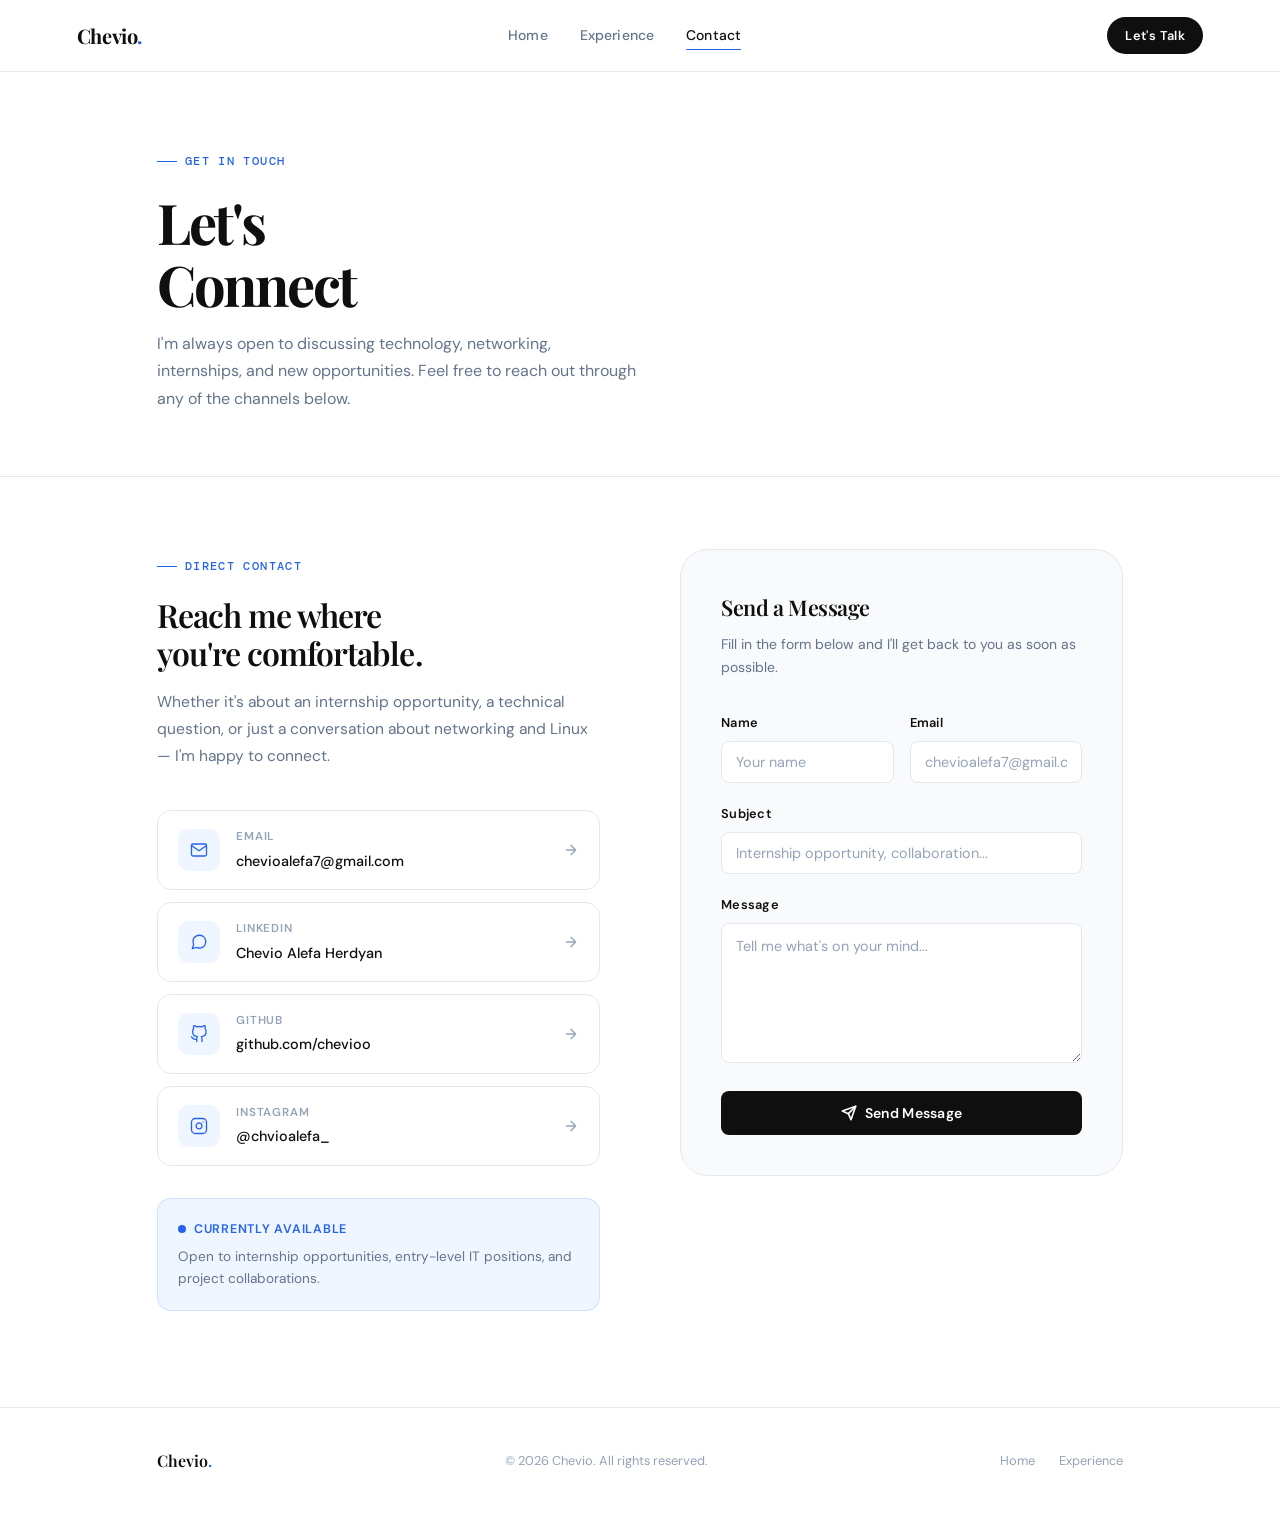
<file: contact.html>
<!DOCTYPE html>
<html lang="en">
<head>
  <meta charset="UTF-8" />
  <meta name="viewport" content="width=device-width, initial-scale=1.0" />
  <title>Contact — Chevio</title>
  <meta name="description" content="Get in touch with Chevio — networking student open for internships and opportunities." />
  <link rel="stylesheet" href="css/style.css" />
  <meta property="og:title" content="Contact — Chevio" />
  <meta property="og:description" content="Get in touch with Chevio — networking student open for internships and opportunities." />
  <meta property="og:type" content="website" />
  <link rel="icon" href="data:image/svg+xml,<svg xmlns='http://www.w3.org/2000/svg' viewBox='0 0 100 100'><text y='.9em' font-size='90'>⚡</text></svg>" />
</head>
<body>

  <!-- ===== NAVBAR ===== -->
  <nav class="navbar">
    <a href="index.html" class="nav-logo">Chevio<span>.</span></a>
    <div class="nav-links">
      <a href="index.html">Home</a>
      <a href="experience.html">Experience</a>
      <a href="contact.html">Contact</a>
    </div>
    <div class="nav-cta">
      <a href="contact.html" class="btn-nav">Let's Talk</a>
    </div>
    <button class="nav-toggle" aria-label="Toggle menu">
      <span></span><span></span><span></span>
    </button>
  </nav>

  <!-- Mobile Menu -->
  <div class="nav-mobile">
    <a href="index.html">Home</a>
    <a href="experience.html">Experience</a>
    <a href="contact.html">Contact</a>
    <a href="contact.html" style="color: var(--accent);">Let's Talk →</a>
  </div>

  <div class="page-wrap">

    <!-- ===== PAGE HEADER ===== -->
    <div class="page-header">
      <div class="container">
        <div class="page-header-label">Get In Touch</div>
        <h1 class="page-title reveal">Let's<br />Connect</h1>
        <p class="page-subtitle reveal reveal-delay-1">
          I'm always open to discussing technology, networking, internships, and new opportunities.
          Feel free to reach out through any of the channels below.
        </p>
      </div>
    </div>

    <!-- ===== CONTACT ===== -->
    <section class="contact-section">
      <div class="container">
        <div class="contact-grid">

          <!-- LEFT: Info + Cards -->
          <div class="contact-info">
            <div class="section-label reveal">Direct Contact</div>
            <h2 class="reveal" style="font-family: var(--font-display); font-size: clamp(1.5rem,3vw,2rem); font-weight:600; letter-spacing:-0.03em; line-height:1.2; margin-bottom:1rem;">
              Reach me where<br />you're comfortable.
            </h2>
            <p class="reveal reveal-delay-1">
              Whether it's about an internship opportunity, a technical question,
              or just a conversation about networking and Linux — I'm happy to connect.
            </p>

            <div class="contact-cards">

              <a href="mailto:chevioalefa7@gmail.com" class="contact-card reveal reveal-delay-1">
                <div class="contact-card-icon">
                  <svg viewBox="0 0 24 24" fill="none" stroke="currentColor" stroke-width="1.75" stroke-linecap="round" stroke-linejoin="round">
                    <path d="M4 4h16c1.1 0 2 .9 2 2v12c0 1.1-.9 2-2 2H4c-1.1 0-2-.9-2-2V6c0-1.1.9-2 2-2z"/>
                    <polyline points="22,6 12,13 2,6"/>
                  </svg>
                </div>
                <div class="contact-card-content">
                  <div class="contact-card-label">Email</div>
                  <div class="contact-card-value">chevioalefa7@gmail.com</div>
                </div>
                <svg class="contact-card-arrow" width="16" height="16" viewBox="0 0 24 24" fill="none" stroke="currentColor" stroke-width="2" stroke-linecap="round" stroke-linejoin="round">
                  <path d="M5 12h14M12 5l7 7-7 7"/>
                </svg>
              </a>

              <a href="https://www.linkedin.com/in/chevioa" target="_blank" rel="noopener" class="contact-card reveal reveal-delay-2">
                <div class="contact-card-icon">
                  <svg viewBox="0 0 24 24" fill="none" stroke="currentColor" stroke-width="1.75" stroke-linecap="round" stroke-linejoin="round">
                    <path d="M21 11.5a8.38 8.38 0 0 1-.9 3.8 8.5 8.5 0 0 1-7.6 4.7 8.38 8.38 0 0 1-3.8-.9L3 21l1.9-5.7a8.38 8.38 0 0 1-.9-3.8 8.5 8.5 0 0 1 4.7-7.6 8.38 8.38 0 0 1 3.8-.9h.5a8.48 8.48 0 0 1 8 8v.5z"/>
                  </svg>
                </div>
                <div class="contact-card-content">
                  <div class="contact-card-label">linkedin</div>
                  <div class="contact-card-value">Chevio Alefa Herdyan</div>
                </div>
                <svg class="contact-card-arrow" width="16" height="16" viewBox="0 0 24 24" fill="none" stroke="currentColor" stroke-width="2" stroke-linecap="round" stroke-linejoin="round">
                  <path d="M5 12h14M12 5l7 7-7 7"/>
                </svg>
              </a>

              <a href="https://github.com/chevioo" target="_blank" rel="noopener" class="contact-card reveal reveal-delay-2">
                <div class="contact-card-icon">
                  <svg viewBox="0 0 24 24" fill="none" stroke="currentColor" stroke-width="1.75" stroke-linecap="round" stroke-linejoin="round">
                    <path d="M9 19c-5 1.5-5-2.5-7-3m14 6v-3.87a3.37 3.37 0 0 0-.94-2.61c3.14-.35 6.44-1.54 6.44-7A5.44 5.44 0 0 0 20 4.77 5.07 5.07 0 0 0 19.91 1S18.73.65 16 2.48a13.38 13.38 0 0 0-7 0C6.27.65 5.09 1 5.09 1A5.07 5.07 0 0 0 5 4.77a5.44 5.44 0 0 0-1.5 3.78c0 5.42 3.3 6.61 6.44 7A3.37 3.37 0 0 0 9 18.13V22"/>
                  </svg>
                </div>
                <div class="contact-card-content">
                  <div class="contact-card-label">GitHub</div>
                  <div class="contact-card-value">github.com/chevioo</div>
                </div>
                <svg class="contact-card-arrow" width="16" height="16" viewBox="0 0 24 24" fill="none" stroke="currentColor" stroke-width="2" stroke-linecap="round" stroke-linejoin="round">
                  <path d="M5 12h14M12 5l7 7-7 7"/>
                </svg>
              </a>

              <a href="https://instagram.com/chvioalefa_" target="_blank" rel="noopener" class="contact-card reveal reveal-delay-3">
                <div class="contact-card-icon">
                  <svg viewBox="0 0 24 24" fill="none" stroke="currentColor" stroke-width="1.75" stroke-linecap="round" stroke-linejoin="round">
                    <rect x="2" y="2" width="20" height="20" rx="5" ry="5"/>
                    <path d="M16 11.37A4 4 0 1 1 12.63 8 4 4 0 0 1 16 11.37z"/>
                    <line x1="17.5" y1="6.5" x2="17.51" y2="6.5"/>
                  </svg>
                </div>
                <div class="contact-card-content">
                  <div class="contact-card-label">Instagram</div>
                  <div class="contact-card-value">@chvioalefa_</div>
                </div>
                <svg class="contact-card-arrow" width="16" height="16" viewBox="0 0 24 24" fill="none" stroke="currentColor" stroke-width="2" stroke-linecap="round" stroke-linejoin="round">
                  <path d="M5 12h14M12 5l7 7-7 7"/>
                </svg>
              </a>

            </div><!-- .contact-cards -->

            <!-- Availability note -->
            <div style="margin-top: 2rem; padding: 1.25rem; background: var(--accent-light); border: 1px solid rgba(37,99,235,0.15); border-radius: var(--radius-md);" class="reveal">
              <div style="display:flex; align-items:center; gap:8px; margin-bottom:0.4rem;">
                <span style="width:8px;height:8px;border-radius:50%;background:var(--accent);animation:pulse 2s infinite;flex-shrink:0;"></span>
                <span style="font-size:0.78rem;font-weight:600;color:var(--accent);letter-spacing:0.06em;text-transform:uppercase;">Currently Available</span>
              </div>
              <p style="font-size:0.85rem;color:var(--text-secondary);line-height:1.6;margin:0;">
                Open to internship opportunities, entry-level IT positions, and project collaborations.
              </p>
            </div>

          </div><!-- .contact-info -->

          <!-- RIGHT: Form -->
          <div class="contact-form-wrap reveal reveal-delay-2">
            <h3>Send a Message</h3>
            <p>Fill in the form below and I'll get back to you as soon as possible.</p>

            <form class="contact-form">
              <div class="form-row">
                <div class="form-group">
                  <label class="form-label">Name</label>
                  <input type="text" class="form-input" placeholder="Your name" required />
                </div>
                <div class="form-group">
                  <label class="form-label">Email</label>
                  <input type="email" class="form-input" placeholder="chevioalefa7@gmail.com" required />
                </div>
              </div>

              <div class="form-group">
                <label class="form-label">Subject</label>
                <input type="text" class="form-input" placeholder="Internship opportunity, collaboration..." />
              </div>

              <div class="form-group">
                <label class="form-label">Message</label>
                <textarea class="form-textarea" placeholder="Tell me what's on your mind..." required></textarea>
              </div>

              <button type="submit" class="btn-submit">
                <svg width="16" height="16" viewBox="0 0 24 24" fill="none" stroke="currentColor" stroke-width="2.5" stroke-linecap="round" stroke-linejoin="round">
                  <line x1="22" y1="2" x2="11" y2="13"/><polygon points="22 2 15 22 11 13 2 9 22 2"/>
                </svg>
                <span class="btn-text">Send Message</span>
              </button>
            </form>

            <div class="form-success">
              <div class="form-success-icon">
                <svg viewBox="0 0 24 24" fill="none" stroke="currentColor" stroke-width="2.5" stroke-linecap="round" stroke-linejoin="round">
                  <polyline points="20 6 9 17 4 12"/>
                </svg>
              </div>
              <p style="font-weight:600; color:var(--text-primary); margin-bottom:0.5rem;">Message sent!</p>
              <p style="font-size:0.85rem;">Thanks for reaching out. I'll get back to you soon.</p>
            </div>

          </div><!-- .contact-form-wrap -->

        </div><!-- .contact-grid -->
      </div>
    </section>

    <!-- ===== FOOTER ===== -->
    <footer class="footer">
      <div class="container">
        <div class="footer-inner">
          <div class="footer-name">Chevio<span style="color:var(--accent)">.</span></div>
          <div class="footer-copy">© 2026 Chevio. All rights reserved.</div>
          <div class="footer-links">
            <a href="index.html">Home</a>
            <a href="experience.html">Experience</a>
          </div>
        </div>
      </div>
    </footer>

  </div><!-- .page-wrap -->

  <script src="js/script.js"></script>
</body>
</html>
</file>
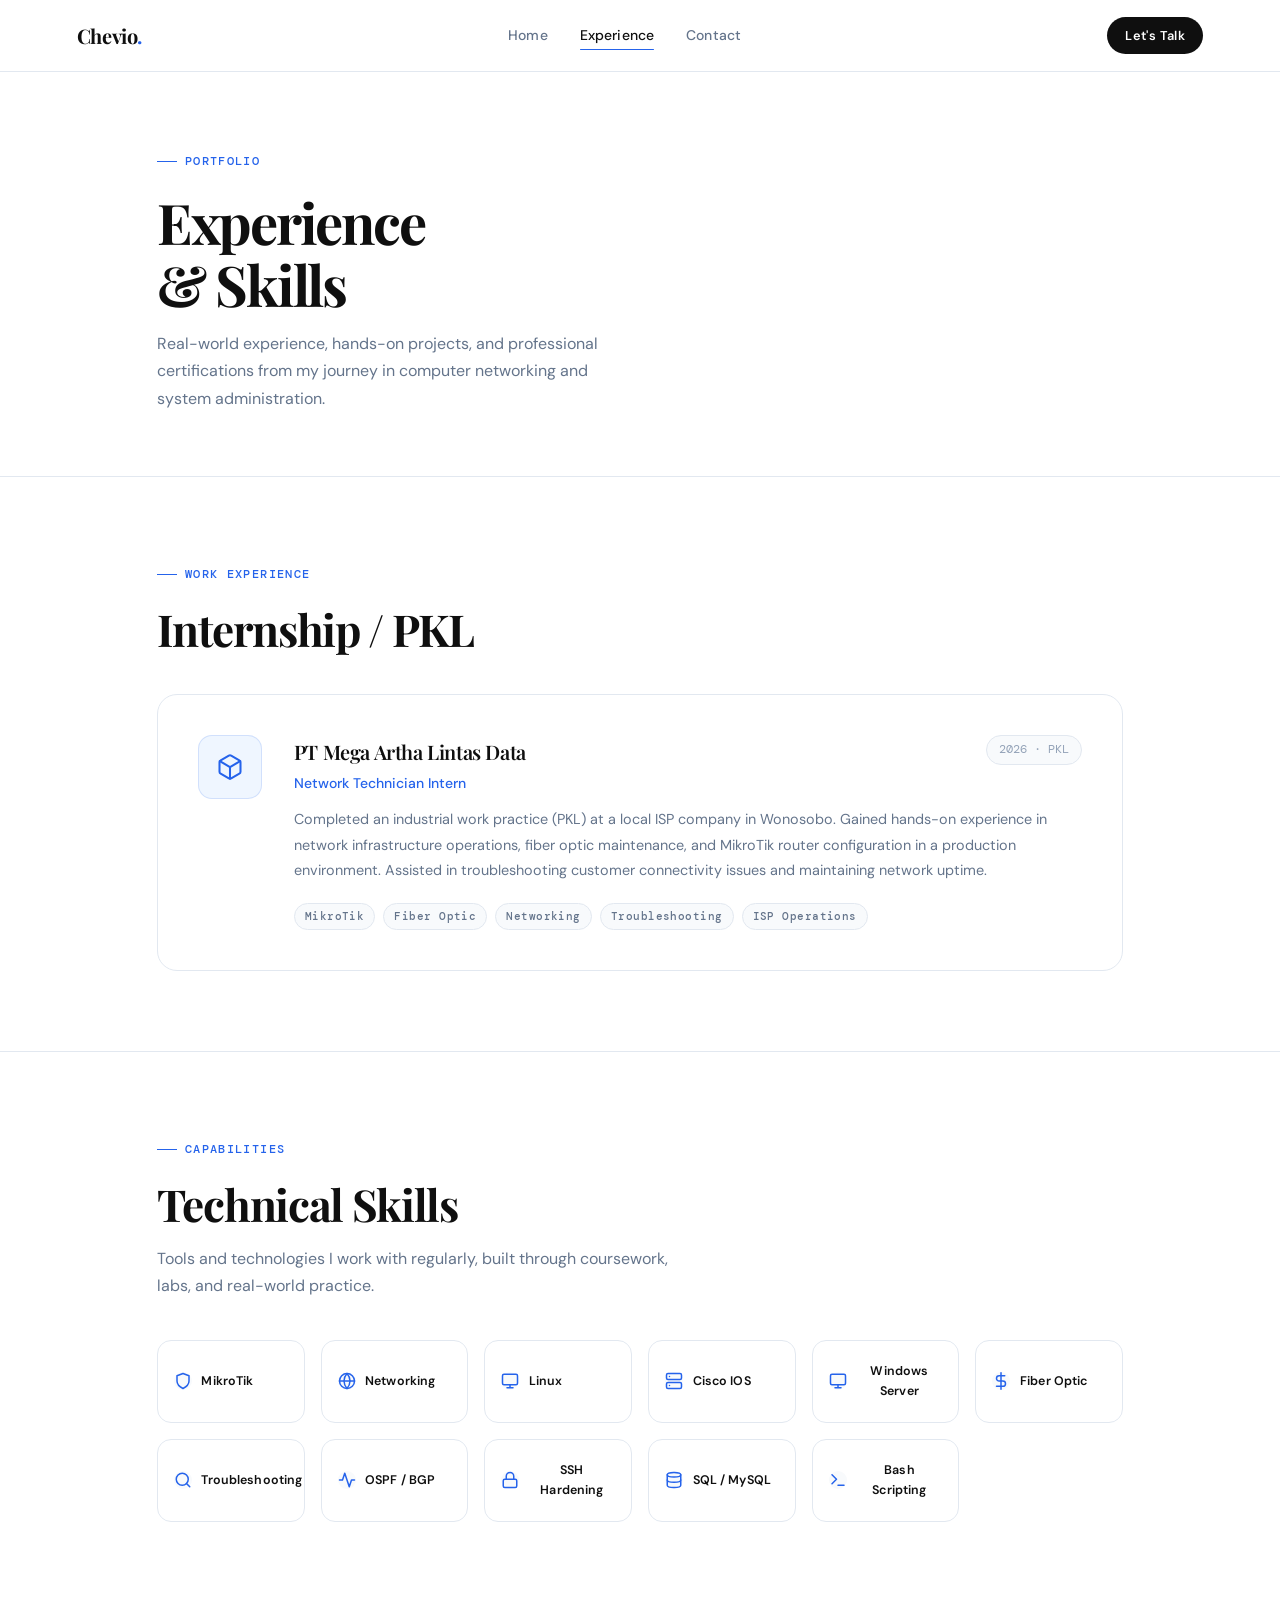
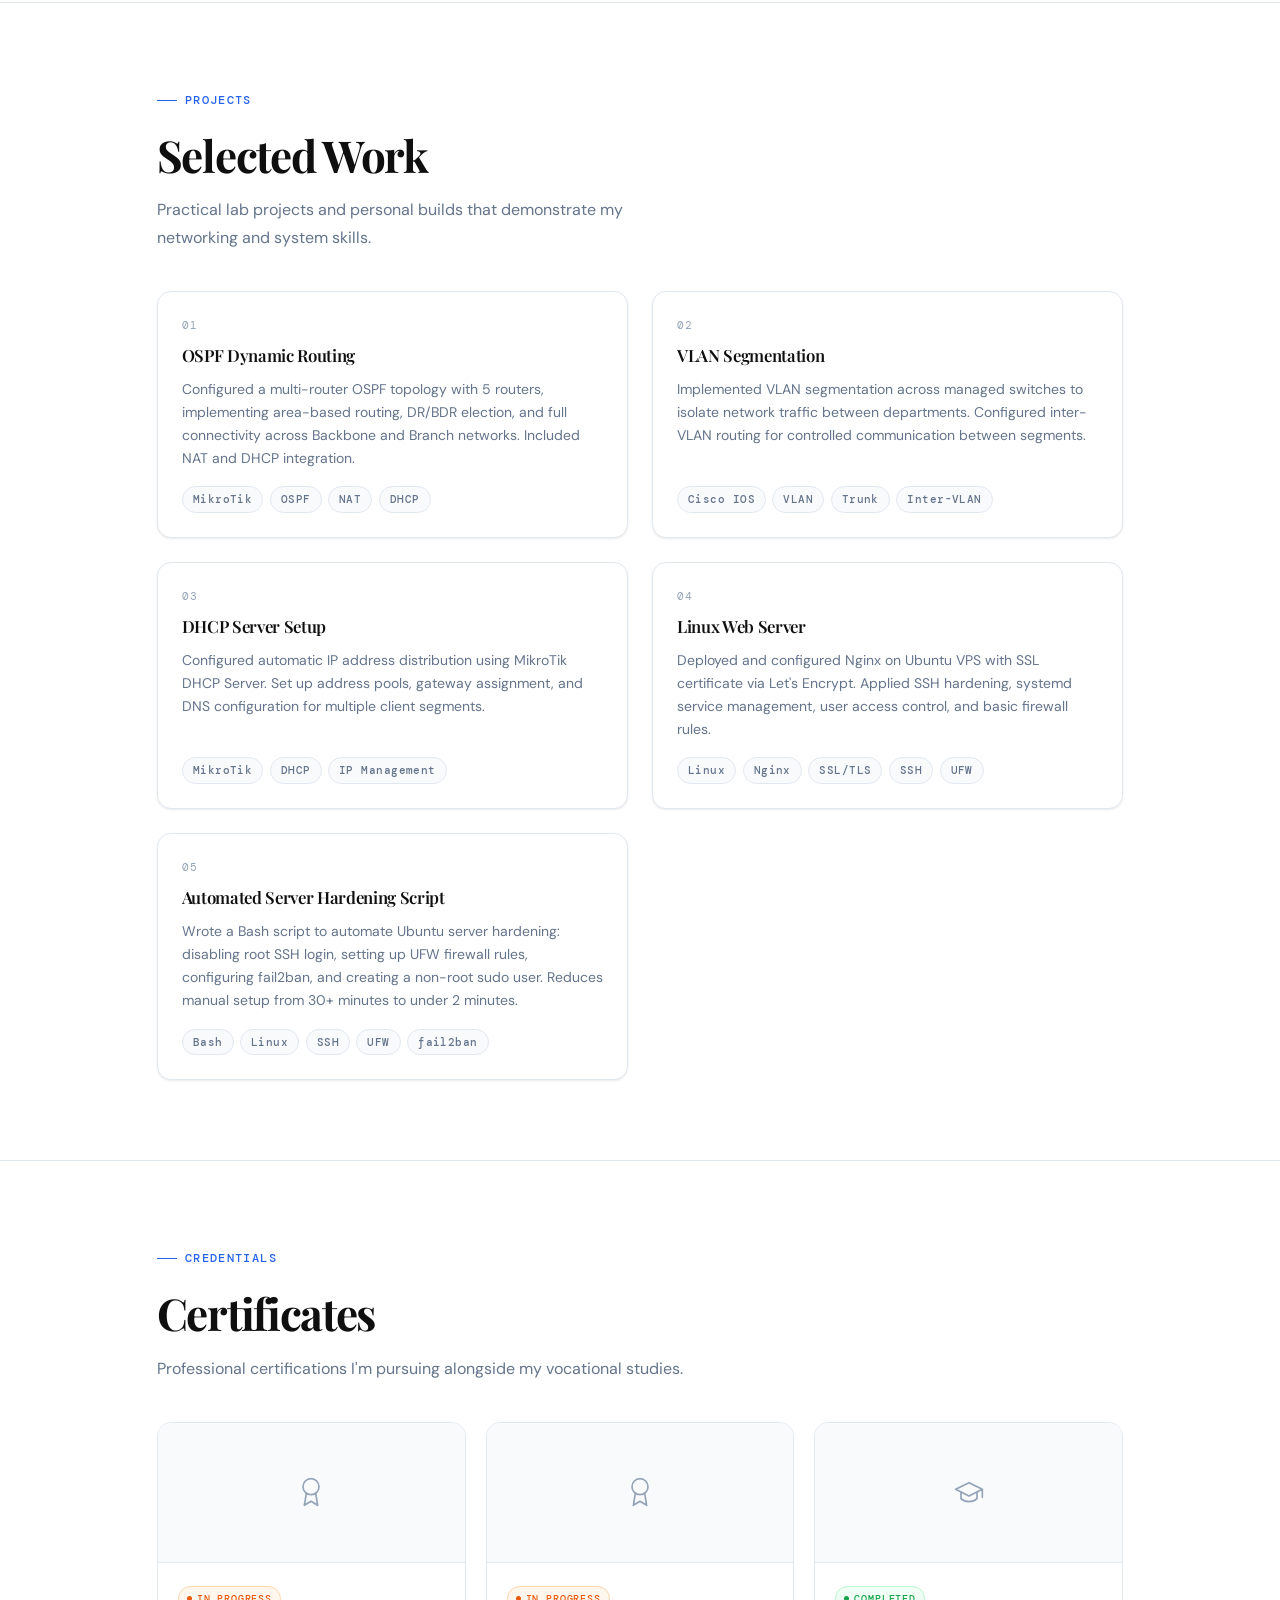
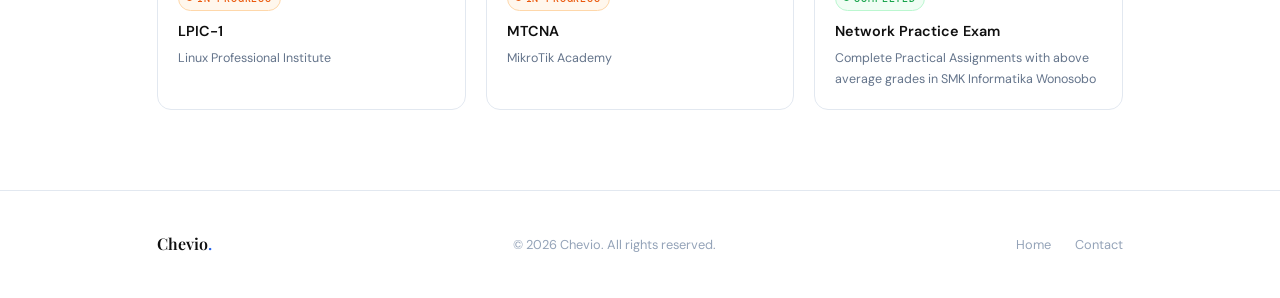
<file: experience.html>
<!DOCTYPE html>
<html lang="en">
<head>
  <meta charset="UTF-8" />
  <meta name="viewport" content="width=device-width, initial-scale=1.0" />
  <title>Experience — Chevio</title>
  <meta name="description" content="Chevio's skills, projects, and certificates in computer networking and Linux." />
  <link rel="stylesheet" href="css/style.css" />
  <meta property="og:title" content="Experience — Chevio" />
  <meta property="og:description" content="Chevio's skills, projects, and certificates in computer networking and Linux." />
  <meta property="og:type" content="website" />
  <link rel="icon" href="data:image/svg+xml,<svg xmlns='http://www.w3.org/2000/svg' viewBox='0 0 100 100'><text y='.9em' font-size='90'>⚡</text></svg>" />
  <style>
    /* ── Skill grid: icon-only, no emoji ── */
    .skill-badge { flex-direction: row; align-items: center; gap: 0.6rem; justify-content: flex-start; }
    .skill-icon { width: 18px; height: 18px; flex-shrink: 0; color: var(--accent); }
    .skill-icon svg { width: 100%; height: 100%; display: block; }

    /* ── Project cards: no image block ── */
    .project-card { display: flex; flex-direction: column; }
    .project-image { display: none; }
    .project-body { padding: 1.5rem; flex: 1; border-top: none; }
    .project-card { border: 1px solid var(--border); border-radius: var(--radius-md); background: var(--bg); box-shadow: var(--shadow-sm); transition: box-shadow var(--transition), transform var(--transition); overflow: hidden; }
    .project-card:hover { box-shadow: var(--shadow-md); transform: translateY(-3px); }
    .project-title { font-family: var(--font-display); font-size: 1.05rem; font-weight: 600; letter-spacing: -0.02em; color: var(--text-primary); margin-bottom: 0.5rem; }
    .project-desc { font-size: 0.875rem; color: var(--text-secondary); line-height: 1.65; margin-bottom: 1rem; }
    .project-tech { display: flex; flex-wrap: wrap; gap: 0.4rem; }
    .project-number { display: block; font-family: var(--font-mono); font-size: 0.7rem; color: var(--text-tertiary); letter-spacing: 0.08em; margin-bottom: 0.5rem; }
  </style>
</head>
<body>

  <!-- ===== NAVBAR ===== -->
  <nav class="navbar">
    <a href="index.html" class="nav-logo">Chevio<span>.</span></a>
    <div class="nav-links">
      <a href="index.html">Home</a>
      <a href="experience.html">Experience</a>
      <a href="contact.html">Contact</a>
    </div>
    <div class="nav-cta">
      <a href="contact.html" class="btn-nav">Let's Talk</a>
    </div>
    <button class="nav-toggle" aria-label="Toggle menu">
      <span></span><span></span><span></span>
    </button>
  </nav>

  <!-- Mobile Menu -->
  <div class="nav-mobile">
    <a href="index.html">Home</a>
    <a href="experience.html">Experience</a>
    <a href="contact.html">Contact</a>
    <a href="contact.html" style="color: var(--accent);">Let's Talk →</a>
  </div>

  <div class="page-wrap">

    <!-- ===== PAGE HEADER ===== -->
    <div class="page-header">
      <div class="container">
        <div class="page-header-label">Portfolio</div>
        <h1 class="page-title reveal">Experience<br />&amp; Skills</h1>
        <p class="page-subtitle reveal reveal-delay-1">
          Real-world experience, hands-on projects, and professional certifications
          from my journey in computer networking and system administration.
        </p>
      </div>
    </div>

    <!-- ===== INTERNSHIP ===== -->
    <section class="internship-section">
      <div class="container">
        <div class="section-label reveal">Work Experience</div>
        <h2 class="section-title reveal">Internship / PKL</h2>

        <div style="margin-top: 2.5rem;">
          <div class="internship-card reveal">
            <div class="internship-logo">
              <svg viewBox="0 0 24 24" fill="none" stroke="currentColor" stroke-width="1.75" stroke-linecap="round" stroke-linejoin="round">
                <path d="M21 16V8a2 2 0 0 0-1-1.73l-7-4a2 2 0 0 0-2 0l-7 4A2 2 0 0 0 3 8v8a2 2 0 0 0 1 1.73l7 4a2 2 0 0 0 2 0l7-4A2 2 0 0 0 21 16z"/>
                <polyline points="3.27 6.96 12 12.01 20.73 6.96"/>
                <line x1="12" y1="22.08" x2="12" y2="12"/>
              </svg>
            </div>

            <div class="internship-info">
              <div class="internship-meta">
                <div>
                  <div class="internship-company">PT Mega Artha Lintas Data</div>
                  <div class="internship-role">Network Technician Intern</div>
                </div>
                <span class="internship-period">2026 · PKL</span>
              </div>

              <p class="internship-desc">
                Completed an industrial work practice (PKL) at a local ISP company in Wonosobo.
                Gained hands-on experience in network infrastructure operations, fiber optic maintenance,
                and MikroTik router configuration in a production environment. Assisted in troubleshooting
                customer connectivity issues and maintaining network uptime.
              </p>

              <div class="internship-tags">
                <span class="tag">MikroTik</span>
                <span class="tag">Fiber Optic</span>
                <span class="tag">Networking</span>
                <span class="tag">Troubleshooting</span>
                <span class="tag">ISP Operations</span>
              </div>
            </div>
          </div>
        </div>
      </div>
    </section>

    <!-- ===== SKILLS ===== -->
    <section class="skills-section">
      <div class="container">
        <div class="section-label reveal">Capabilities</div>
        <h2 class="section-title reveal">Technical Skills</h2>
        <p class="section-subtitle reveal reveal-delay-1">
          Tools and technologies I work with regularly, built through coursework, labs, and real-world practice.
        </p>

        <div class="skills-grid">

          <div class="skill-badge reveal">
            <div class="skill-icon">
              <svg viewBox="0 0 24 24" fill="none" stroke="currentColor" stroke-width="2" stroke-linecap="round" stroke-linejoin="round"><path d="M12 22s8-4 8-10V5l-8-3-8 3v7c0 6 8 10 8 10z"/></svg>
            </div>
            <span class="skill-name">MikroTik</span>
          </div>

          <div class="skill-badge reveal reveal-delay-1">
            <div class="skill-icon">
              <svg viewBox="0 0 24 24" fill="none" stroke="currentColor" stroke-width="2" stroke-linecap="round" stroke-linejoin="round"><circle cx="12" cy="12" r="10"/><line x1="2" y1="12" x2="22" y2="12"/><path d="M12 2a15.3 15.3 0 0 1 4 10 15.3 15.3 0 0 1-4 10 15.3 15.3 0 0 1-4-10 15.3 15.3 0 0 1 4-10z"/></svg>
            </div>
            <span class="skill-name">Networking</span>
          </div>

          <div class="skill-badge reveal reveal-delay-1">
            <div class="skill-icon">
              <svg viewBox="0 0 24 24" fill="none" stroke="currentColor" stroke-width="2" stroke-linecap="round" stroke-linejoin="round"><rect x="2" y="3" width="20" height="14" rx="2"/><path d="M8 21h8M12 17v4"/></svg>
            </div>
            <span class="skill-name">Linux</span>
          </div>

          <div class="skill-badge reveal reveal-delay-2">
            <div class="skill-icon">
              <svg viewBox="0 0 24 24" fill="none" stroke="currentColor" stroke-width="2" stroke-linecap="round" stroke-linejoin="round"><rect x="2" y="2" width="20" height="8" rx="2"/><rect x="2" y="14" width="20" height="8" rx="2"/><line x1="6" y1="6" x2="6.01" y2="6"/><line x1="6" y1="18" x2="6.01" y2="18"/></svg>
            </div>
            <span class="skill-name">Cisco IOS</span>
          </div>

          <div class="skill-badge reveal reveal-delay-2">
            <div class="skill-icon">
              <svg viewBox="0 0 24 24" fill="none" stroke="currentColor" stroke-width="2" stroke-linecap="round" stroke-linejoin="round"><rect x="2" y="3" width="20" height="14" rx="2"/><path d="M8 21h8M12 17v4"/></svg>
            </div>
            <span class="skill-name">Windows Server</span>
          </div>

          <div class="skill-badge reveal reveal-delay-3">
            <div class="skill-icon">
              <svg viewBox="0 0 24 24" fill="none" stroke="currentColor" stroke-width="2" stroke-linecap="round" stroke-linejoin="round"><line x1="12" y1="1" x2="12" y2="23"/><path d="M17 5H9.5a3.5 3.5 0 0 0 0 7h5a3.5 3.5 0 0 1 0 7H6"/></svg>
            </div>
            <span class="skill-name">Fiber Optic</span>
          </div>

          <div class="skill-badge reveal reveal-delay-3">
            <div class="skill-icon">
              <svg viewBox="0 0 24 24" fill="none" stroke="currentColor" stroke-width="2" stroke-linecap="round" stroke-linejoin="round"><circle cx="11" cy="11" r="8"/><line x1="21" y1="21" x2="16.65" y2="16.65"/></svg>
            </div>
            <span class="skill-name">Troubleshooting</span>
          </div>

          <div class="skill-badge reveal reveal-delay-3">
            <div class="skill-icon">
              <svg viewBox="0 0 24 24" fill="none" stroke="currentColor" stroke-width="2" stroke-linecap="round" stroke-linejoin="round"><path d="M22 12h-4l-3 9L9 3l-3 9H2"/></svg>
            </div>
            <span class="skill-name">OSPF / BGP</span>
          </div>

          <div class="skill-badge reveal reveal-delay-3">
            <div class="skill-icon">
              <svg viewBox="0 0 24 24" fill="none" stroke="currentColor" stroke-width="2" stroke-linecap="round" stroke-linejoin="round"><rect x="3" y="11" width="18" height="11" rx="2" ry="2"/><path d="M7 11V7a5 5 0 0 1 10 0v4"/></svg>
            </div>
            <span class="skill-name">SSH Hardening</span>
          </div>

          <div class="skill-badge reveal reveal-delay-3">
            <div class="skill-icon">
              <svg viewBox="0 0 24 24" fill="none" stroke="currentColor" stroke-width="2" stroke-linecap="round" stroke-linejoin="round"><ellipse cx="12" cy="5" rx="9" ry="3"/><path d="M21 12c0 1.66-4 3-9 3s-9-1.34-9-3"/><path d="M3 5v14c0 1.66 4 3 9 3s9-1.34 9-3V5"/></svg>
            </div>
            <span class="skill-name">SQL / MySQL</span>
          </div>

          <div class="skill-badge reveal reveal-delay-3">
            <div class="skill-icon">
              <svg viewBox="0 0 24 24" fill="none" stroke="currentColor" stroke-width="2" stroke-linecap="round" stroke-linejoin="round"><polyline points="4 17 10 11 4 5"/><line x1="12" y1="19" x2="20" y2="19"/></svg>
            </div>
            <span class="skill-name">Bash Scripting</span>
          </div>

        </div>
      </div>
    </section>

    <!-- ===== PROJECTS ===== -->
    <section class="projects-section">
      <div class="container">
        <div class="section-label reveal">Projects</div>
        <h2 class="section-title reveal">Selected Work</h2>
        <p class="section-subtitle reveal reveal-delay-1">
          Practical lab projects and personal builds that demonstrate my networking and system skills.
        </p>

        <div class="projects-grid">

          <div class="project-card reveal">
            <div class="project-body">
              <span class="project-number">01</span>
              <h3 class="project-title">OSPF Dynamic Routing</h3>
              <p class="project-desc">
                Configured a multi-router OSPF topology with 5 routers, implementing area-based routing,
                DR/BDR election, and full connectivity across Backbone and Branch networks. Included
                NAT and DHCP integration.
              </p>
              <div class="project-tech">
                <span class="tag">MikroTik</span>
                <span class="tag">OSPF</span>
                <span class="tag">NAT</span>
                <span class="tag">DHCP</span>
              </div>
            </div>
          </div>

          <div class="project-card reveal reveal-delay-1">
            <div class="project-body">
              <span class="project-number">02</span>
              <h3 class="project-title">VLAN Segmentation</h3>
              <p class="project-desc">
                Implemented VLAN segmentation across managed switches to isolate network traffic
                between departments. Configured inter-VLAN routing for controlled communication
                between segments.
              </p>
              <div class="project-tech">
                <span class="tag">Cisco IOS</span>
                <span class="tag">VLAN</span>
                <span class="tag">Trunk</span>
                <span class="tag">Inter-VLAN</span>
              </div>
            </div>
          </div>

          <div class="project-card reveal reveal-delay-1">
            <div class="project-body">
              <span class="project-number">03</span>
              <h3 class="project-title">DHCP Server Setup</h3>
              <p class="project-desc">
                Configured automatic IP address distribution using MikroTik DHCP Server.
                Set up address pools, gateway assignment, and DNS configuration for
                multiple client segments.
              </p>
              <div class="project-tech">
                <span class="tag">MikroTik</span>
                <span class="tag">DHCP</span>
                <span class="tag">IP Management</span>
              </div>
            </div>
          </div>

          <div class="project-card reveal reveal-delay-2">
            <div class="project-body">
              <span class="project-number">04</span>
              <h3 class="project-title">Linux Web Server</h3>
              <p class="project-desc">
                Deployed and configured Nginx on Ubuntu VPS with SSL certificate via Let's Encrypt.
                Applied SSH hardening, systemd service management, user access control, and
                basic firewall rules.
              </p>
              <div class="project-tech">
                <span class="tag">Linux</span>
                <span class="tag">Nginx</span>
                <span class="tag">SSL/TLS</span>
                <span class="tag">SSH</span>
                <span class="tag">UFW</span>
              </div>
            </div>
          </div>

          <div class="project-card reveal reveal-delay-2">
            <div class="project-body">
              <span class="project-number">05</span>
              <h3 class="project-title">Automated Server Hardening Script</h3>
              <p class="project-desc">
                Wrote a Bash script to automate Ubuntu server hardening: disabling root SSH login,
                setting up UFW firewall rules, configuring fail2ban, and creating a non-root sudo user.
                Reduces manual setup from 30+ minutes to under 2 minutes.
              </p>
              <div class="project-tech">
                <span class="tag">Bash</span>
                <span class="tag">Linux</span>
                <span class="tag">SSH</span>
                <span class="tag">UFW</span>
                <span class="tag">fail2ban</span>
              </div>
            </div>
          </div>

        </div>
      </div>
    </section>

    <!-- ===== CERTIFICATES ===== -->
    <section class="certs-section">
      <div class="container">
        <div class="section-label reveal">Credentials</div>
        <h2 class="section-title reveal">Certificates</h2>
        <p class="section-subtitle reveal reveal-delay-1">
          Professional certifications I'm pursuing alongside my vocational studies.
        </p>

        <div class="certs-grid">

          <div class="cert-card reveal">
            <div class="cert-image">
              <svg viewBox="0 0 24 24" fill="none" stroke="currentColor" stroke-width="1.25" stroke-linecap="round" stroke-linejoin="round">
                <circle cx="12" cy="8" r="6"/><path d="M15.477 12.89L17 22l-5-3-5 3 1.523-9.11"/>
              </svg>
            </div>
            <div class="cert-body">
              <div class="cert-status in-progress">
                <span class="cert-status-dot"></span>
                In Progress
              </div>
              <div class="cert-name">LPIC-1</div>
              <div class="cert-issuer">Linux Professional Institute</div>
            </div>
          </div>

          <div class="cert-card reveal reveal-delay-1">
            <div class="cert-image">
              <svg viewBox="0 0 24 24" fill="none" stroke="currentColor" stroke-width="1.25" stroke-linecap="round" stroke-linejoin="round">
                <circle cx="12" cy="8" r="6"/><path d="M15.477 12.89L17 22l-5-3-5 3 1.523-9.11"/>
              </svg>
            </div>
            <div class="cert-body">
              <div class="cert-status in-progress">
                <span class="cert-status-dot"></span>
                In Progress
              </div>
              <div class="cert-name">MTCNA</div>
              <div class="cert-issuer">MikroTik Academy</div>
            </div>
          </div>

          <div class="cert-card reveal reveal-delay-2">
            <div class="cert-image">
              <svg viewBox="0 0 24 24" fill="none" stroke="currentColor" stroke-width="1.25" stroke-linecap="round" stroke-linejoin="round">
                <path d="M22 10v6M2 10l10-5 10 5-10 5z"/><path d="M6 12v5c3 3 9 3 12 0v-5"/>
              </svg>
            </div>
            <div class="cert-body">
              <div class="cert-status completed">
                <span class="cert-status-dot"></span>
                Completed
              </div>
              <div class="cert-name">Network Practice Exam</div>
              <div class="cert-issuer">
                Complete Practical Assignments with above average grades in SMK Informatika Wonosobo</div>
                <div>
                  
                </div>
              </div>
            </div>
          </div>

        </div>
      </div>
    </section>

    <!-- ===== FOOTER ===== -->
    <footer class="footer">
      <div class="container">
        <div class="footer-inner">
          <div class="footer-name">Chevio<span style="color:var(--accent)">.</span></div>
          <div class="footer-copy">© 2026 Chevio. All rights reserved.</div>
          <div class="footer-links">
            <a href="index.html">Home</a>
            <a href="contact.html">Contact</a>
          </div>
        </div>
      </div>
    </footer>

  </div><!-- .page-wrap -->

  <script src="js/script.js"></script>
</body>
</html>
</file>
<file: css/style.css>
/* =============================================
   CHEVIO PORTFOLIO — DESIGN SYSTEM
   Aesthetic: Editorial Minimalism × Precision
   Fonts: Playfair Display + DM Sans
   ============================================= */

@import url('https://fonts.googleapis.com/css2?family=Playfair+Display:ital,wght@0,400;0,500;0,700;1,400&family=DM+Sans:ital,opsz,wght@0,9..40,300;0,9..40,400;0,9..40,500;0,9..40,600;1,9..40,300&family=DM+Mono:wght@400;500&display=swap');

/* ===== CSS VARIABLES ===== */
:root {
  --bg: #FFFFFF;
  --bg-subtle: #F8FAFC;
  --bg-muted: #F1F5F9;
  --text-primary: #0F0F0F;
  --text-secondary: #64748B;
  --text-tertiary: #94A3B8;
  --accent: #2563EB;
  --accent-light: #EFF6FF;
  --accent-hover: #1D4ED8;
  --border: #E2E8F0;
  --border-light: #F1F5F9;
  --shadow-sm: 0 1px 3px rgba(0,0,0,0.06), 0 1px 2px rgba(0,0,0,0.04);
  --shadow-md: 0 4px 16px rgba(0,0,0,0.06), 0 2px 6px rgba(0,0,0,0.04);
  --shadow-lg: 0 12px 40px rgba(0,0,0,0.08), 0 4px 12px rgba(0,0,0,0.04);
  --radius-sm: 8px;
  --radius-md: 14px;
  --radius-lg: 20px;
  --radius-xl: 28px;
  --font-display: 'Playfair Display', Georgia, serif;
  --font-body: 'DM Sans', system-ui, sans-serif;
  --font-mono: 'DM Mono', monospace;
  --nav-height: 72px;
  --transition: 0.22s cubic-bezier(0.4, 0, 0.2, 1);
}

/* ===== RESET & BASE ===== */
*, *::before, *::after {
  box-sizing: border-box;
  margin: 0;
  padding: 0;
}

html {
  scroll-behavior: smooth;
  -webkit-font-smoothing: antialiased;
}

body {
  font-family: var(--font-body);
  background: var(--bg);
  color: var(--text-primary);
  line-height: 1.65;
  font-size: 16px;
  overflow-x: hidden;
}

img { display: block; max-width: 100%; }
a { text-decoration: none; color: inherit; }
ul, ol { list-style: none; }

/* ===== PAGE TRANSITION ===== */
body {
  animation: pageFadeIn 0.45s ease both;
}

@keyframes pageFadeIn {
  from { opacity: 0; transform: translateY(8px); }
  to   { opacity: 1; transform: translateY(0); }
}

/* ===== NAVBAR ===== */
.navbar {
  position: fixed;
  top: 0; left: 0; right: 0;
  z-index: 100;
  height: var(--nav-height);
  background: rgba(255,255,255,0.88);
  backdrop-filter: blur(16px) saturate(180%);
  -webkit-backdrop-filter: blur(16px) saturate(180%);
  border-bottom: 1px solid var(--border);
  display: flex;
  align-items: center;
  padding: 0 6%;
  justify-content: space-between;
  transition: box-shadow var(--transition);
}

.navbar.scrolled {
  box-shadow: 0 2px 20px rgba(0,0,0,0.06);
}

.nav-logo {
  font-family: var(--font-display);
  font-size: 1.25rem;
  font-weight: 700;
  letter-spacing: -0.02em;
  color: var(--text-primary);
  transition: color var(--transition);
}

.nav-logo span {
  color: var(--accent);
}

.nav-links {
  display: flex;
  align-items: center;
  gap: 2rem;
}

.nav-links a {
  font-size: 0.875rem;
  font-weight: 500;
  color: var(--text-secondary);
  letter-spacing: 0.01em;
  transition: color var(--transition);
  position: relative;
}

.nav-links a::after {
  content: '';
  position: absolute;
  bottom: -3px; left: 0;
  width: 0; height: 1.5px;
  background: var(--accent);
  border-radius: 2px;
  transition: width var(--transition);
}

.nav-links a:hover,
.nav-links a.active {
  color: var(--text-primary);
}

.nav-links a.active::after,
.nav-links a:hover::after {
  width: 100%;
}

.nav-cta {
  display: flex;
  align-items: center;
}

.btn-nav {
  font-family: var(--font-body);
  font-size: 0.8rem;
  font-weight: 600;
  letter-spacing: 0.03em;
  padding: 8px 18px;
  border-radius: 50px;
  background: var(--text-primary);
  color: #fff;
  transition: all var(--transition);
}

.btn-nav:hover {
  background: var(--accent);
  transform: translateY(-1px);
}

/* Hamburger */
.nav-toggle {
  display: none;
  flex-direction: column;
  gap: 5px;
  cursor: pointer;
  padding: 4px;
  background: none;
  border: none;
}

.nav-toggle span {
  display: block;
  width: 22px;
  height: 1.5px;
  background: var(--text-primary);
  border-radius: 2px;
  transition: all var(--transition);
}

.nav-toggle.open span:nth-child(1) { transform: rotate(45deg) translate(4px, 4px); }
.nav-toggle.open span:nth-child(2) { opacity: 0; }
.nav-toggle.open span:nth-child(3) { transform: rotate(-45deg) translate(4px, -4px); }

/* Mobile menu */
.nav-mobile {
  display: none;
  flex-direction: column;
  position: fixed;
  top: var(--nav-height);
  left: 0; right: 0;
  background: rgba(255,255,255,0.98);
  backdrop-filter: blur(20px);
  border-bottom: 1px solid var(--border);
  padding: 1.5rem 6%;
  gap: 1rem;
  z-index: 99;
  transform: translateY(-100%);
  transition: transform var(--transition);
}

.nav-mobile.open {
  display: flex;
  transform: translateY(0);
}

.nav-mobile a {
  font-size: 1rem;
  font-weight: 500;
  color: var(--text-secondary);
  padding: 0.5rem 0;
  border-bottom: 1px solid var(--border-light);
  transition: color var(--transition);
}

.nav-mobile a:last-child { border-bottom: none; }
.nav-mobile a:hover, .nav-mobile a.active { color: var(--accent); }

/* ===== LAYOUT ===== */
.page-wrap {
  padding-top: var(--nav-height);
}

.container {
  max-width: 1120px;
  margin: 0 auto;
  padding: 0 6%;
}

section {
  padding: 96px 0;
}

/* ===== BUTTONS ===== */
.btn {
  display: inline-flex;
  align-items: center;
  gap: 8px;
  font-family: var(--font-body);
  font-size: 0.875rem;
  font-weight: 600;
  letter-spacing: 0.01em;
  padding: 13px 26px;
  border-radius: 50px;
  cursor: pointer;
  border: none;
  transition: all 0.25s cubic-bezier(0.4, 0, 0.2, 1);
  white-space: nowrap;
}

.btn-primary {
  background: var(--text-primary);
  color: #fff;
}

.btn-primary:hover {
  background: var(--accent);
  transform: translateY(-2px);
  box-shadow: 0 6px 20px rgba(37,99,235,0.3);
}

.btn-secondary {
  background: transparent;
  color: var(--text-primary);
  border: 1.5px solid var(--border);
}

.btn-secondary:hover {
  border-color: var(--text-primary);
  background: var(--bg-subtle);
  transform: translateY(-2px);
}

/* ===== SECTION LABELS ===== */
.section-label {
  display: inline-flex;
  align-items: center;
  gap: 8px;
  font-family: var(--font-mono);
  font-size: 0.72rem;
  font-weight: 500;
  letter-spacing: 0.12em;
  text-transform: uppercase;
  color: var(--accent);
  margin-bottom: 1.25rem;
}

.section-label::before {
  content: '';
  display: block;
  width: 20px;
  height: 1px;
  background: var(--accent);
  flex-shrink: 0;
}

.section-title {
  font-family: var(--font-display);
  font-size: clamp(2rem, 4vw, 2.75rem);
  font-weight: 700;
  letter-spacing: -0.03em;
  line-height: 1.15;
  color: var(--text-primary);
  margin-bottom: 1rem;
}

.section-subtitle {
  font-size: 1rem;
  color: var(--text-secondary);
  max-width: 540px;
  line-height: 1.7;
}

/* ===== SCROLL REVEAL ===== */
.reveal {
  opacity: 0;
  transform: translateY(28px);
  transition: opacity 0.6s ease, transform 0.6s ease;
}

.reveal.visible {
  opacity: 1;
  transform: translateY(0);
}

.reveal-delay-1 { transition-delay: 0.1s; }
.reveal-delay-2 { transition-delay: 0.2s; }
.reveal-delay-3 { transition-delay: 0.3s; }
.reveal-delay-4 { transition-delay: 0.4s; }

/* ===== DIVIDER ===== */
.divider {
  height: 1px;
  background: var(--border);
  border: none;
  margin: 0;
}


/* =============================================
   HOME PAGE
   ============================================= */

/* HERO */
.hero {
  min-height: calc(100vh - var(--nav-height));
  display: flex;
  align-items: center;
  padding: 0;
  position: relative;
  overflow: hidden;
}

.hero::before {
  content: '';
  position: absolute;
  top: -200px; right: -200px;
  width: 700px; height: 700px;
  background: radial-gradient(circle, rgba(37,99,235,0.05) 0%, transparent 70%);
  pointer-events: none;
}

.hero-inner {
  display: grid;
  grid-template-columns: 1fr 420px;
  align-items: center;
  gap: 4rem;
  width: 100%;
}

.hero-badge {
  display: inline-flex;
  align-items: center;
  gap: 8px;
  background: var(--accent-light);
  border: 1px solid rgba(37,99,235,0.15);
  border-radius: 50px;
  padding: 6px 14px 6px 10px;
  margin-bottom: 1.75rem;
  animation: heroSlideDown 0.6s ease both;
}

.hero-badge-dot {
  width: 7px; height: 7px;
  background: var(--accent);
  border-radius: 50%;
  animation: pulse 2s ease infinite;
}

@keyframes pulse {
  0%, 100% { opacity: 1; transform: scale(1); }
  50%       { opacity: 0.6; transform: scale(0.8); }
}

.hero-badge span {
  font-family: var(--font-mono);
  font-size: 0.72rem;
  font-weight: 500;
  letter-spacing: 0.08em;
  color: var(--accent);
  text-transform: uppercase;
}

.hero-name {
  font-family: var(--font-display);
  font-size: clamp(3.5rem, 7vw, 5.5rem);
  font-weight: 700;
  letter-spacing: -0.04em;
  line-height: 1.0;
  color: var(--text-primary);
  animation: heroFadeUp 0.7s 0.1s ease both;
}

.hero-name em {
  font-style: italic;
  color: var(--accent);
}

.hero-role {
  font-size: clamp(1rem, 1.8vw, 1.2rem);
  font-weight: 400;
  color: var(--text-secondary);
  margin-top: 1rem;
  margin-bottom: 1.5rem;
  letter-spacing: 0.01em;
  animation: heroFadeUp 0.7s 0.2s ease both;
}

.hero-desc {
  font-size: 1rem;
  color: var(--text-secondary);
  line-height: 1.75;
  max-width: 440px;
  margin-bottom: 2.5rem;
  animation: heroFadeUp 0.7s 0.3s ease both;
}

.hero-actions {
  display: flex;
  gap: 1rem;
  flex-wrap: wrap;
  animation: heroFadeUp 0.7s 0.4s ease both;
}

@keyframes heroFadeUp {
  from { opacity: 0; transform: translateY(18px); }
  to   { opacity: 1; transform: translateY(0); }
}

@keyframes heroSlideDown {
  from { opacity: 0; transform: translateY(-10px); }
  to   { opacity: 1; transform: translateY(0); }
}

/* Hero Image */
.hero-image-wrap {
  display: flex;
  justify-content: center;
  animation: heroImageIn 0.8s 0.3s ease both;
}

@keyframes heroImageIn {
  from { opacity: 0; transform: scale(0.95) translateY(12px); }
  to   { opacity: 1; transform: scale(1) translateY(0); }
}

.hero-avatar {
margin-top: 30px;
  width: 360px;
  height: 420px;
  border-radius: var(--radius-xl);
  background: var(--bg-subtle);
  border: 1px solid var(--border);
  overflow: hidden;
  position: relative;
  box-shadow: var(--shadow-lg);
}

.hero-avatar-inner {
  width: 100%;
  height: 100%;
  display: flex;
  flex-direction: column;
  align-items: center;
  justify-content: center;
  gap: 12px;
  color: var(--text-tertiary);
}

.avatar-icon {
  width: 72px; height: 72px;
  border-radius: 50%;
  background: var(--bg-muted);
  border: 2px dashed var(--border);
  display: flex; align-items: center; justify-content: center;
}

.avatar-icon svg {
  width: 32px; height: 32px;
  color: var(--text-tertiary);
}

.hero-avatar p {
  font-size: 0.8rem;
  color: var(--text-tertiary);
  font-style: italic;
}

/* Hero Decorative */
.hero-image-wrap::after {
  content: '';
  position: absolute;
  bottom: -30px; right: -30px;
  width: 180px; height: 180px;
  border-radius: 50%;
  background: var(--accent-light);
  z-index: -1;
  pointer-events: none;
}

/* STATS */
.stats-section {
  padding: 64px 0;
  background: var(--bg-subtle);
  border-top: 1px solid var(--border);
  border-bottom: 1px solid var(--border);
}

.stats-grid {
  display: grid;
  grid-template-columns: repeat(3, 1fr);
  gap: 2px;
}

.stat-item {
  text-align: center;
  padding: 2rem;
  position: relative;
}

.stat-item:not(:last-child)::after {
  content: '';
  position: absolute;
  right: 0; top: 20%; bottom: 20%;
  width: 1px;
  background: var(--border);
}

.stat-number {
  font-family: var(--font-display);
  font-size: 2.75rem;
  font-weight: 700;
  letter-spacing: -0.04em;
  color: var(--text-primary);
  line-height: 1;
  margin-bottom: 0.5rem;
}

.stat-label {
  font-size: 0.85rem;
  color: var(--text-secondary);
  font-weight: 400;
  letter-spacing: 0.01em;
}

/* ABOUT SNIPPET */
.about-section {
  padding: 96px 0;
}

.about-grid {
  display: grid;
  grid-template-columns: 1fr 1fr;
  gap: 5rem;
  align-items: center;
}

.about-text p {
  color: var(--text-secondary);
  line-height: 1.8;
  margin-bottom: 1.25rem;
  font-size: 0.975rem;
}

.about-text p:last-child { margin-bottom: 0; }

.about-text strong {
  color: var(--text-primary);
  font-weight: 600;
}

.about-items {
  display: flex;
  flex-direction: column;
  gap: 1.25rem;
}

.about-item {
  display: flex;
  align-items: flex-start;
  gap: 1rem;
  padding: 1.25rem;
  border-radius: var(--radius-md);
  border: 1px solid var(--border);
  background: var(--bg);
  transition: all var(--transition);
}

.about-item:hover {
  border-color: rgba(37,99,235,0.2);
  box-shadow: var(--shadow-sm);
  transform: translateY(-2px);
}

.about-icon {
  width: 40px; height: 40px;
  border-radius: 10px;
  background: var(--accent-light);
  display: flex; align-items: center; justify-content: center;
  flex-shrink: 0;
}

.about-icon svg {
  width: 18px; height: 18px;
  color: var(--accent);
}

.about-item-content h4 {
  font-weight: 600;
  font-size: 0.875rem;
  margin-bottom: 0.25rem;
  color: var(--text-primary);
}

.about-item-content p {
  font-size: 0.8rem;
  color: var(--text-secondary);
  line-height: 1.5;
}


/* =============================================
   EXPERIENCE PAGE
   ============================================= */

/* Page Header */
.page-header {
  padding: 72px 0 64px;
  border-bottom: 1px solid var(--border);
}

.page-header-label {
  display: inline-flex;
  align-items: center;
  gap: 8px;
  font-family: var(--font-mono);
  font-size: 0.72rem;
  font-weight: 500;
  letter-spacing: 0.12em;
  text-transform: uppercase;
  color: var(--accent);
  margin-bottom: 1.25rem;
}

.page-header-label::before {
  content: '';
  display: block;
  width: 20px; height: 1px;
  background: var(--accent);
}

.page-title {
  font-family: var(--font-display);
  font-size: clamp(2.25rem, 5vw, 3.5rem);
  font-weight: 700;
  letter-spacing: -0.04em;
  line-height: 1.1;
  color: var(--text-primary);
  margin-bottom: 1rem;
}

.page-subtitle {
  font-size: 1rem;
  color: var(--text-secondary);
  max-width: 480px;
  line-height: 1.7;
}

/* Internship */
.internship-section {
  padding: 80px 0;
  border-bottom: 1px solid var(--border);
}

.internship-card {
  display: grid;
  grid-template-columns: auto 1fr;
  gap: 2rem;
  align-items: flex-start;
  padding: 2.5rem;
  border: 1px solid var(--border);
  border-radius: var(--radius-lg);
  background: var(--bg);
  transition: all var(--transition);
}

.internship-card:hover {
  box-shadow: var(--shadow-md);
  border-color: rgba(37,99,235,0.15);
}

.internship-logo {
  width: 64px; height: 64px;
  border-radius: var(--radius-md);
  background: var(--accent-light);
  border: 1px solid rgba(37,99,235,0.15);
  display: flex; align-items: center; justify-content: center;
  flex-shrink: 0;
}

.internship-logo svg {
  width: 28px; height: 28px;
  color: var(--accent);
}

.internship-meta {
  display: flex;
  align-items: flex-start;
  justify-content: space-between;
  flex-wrap: wrap;
  gap: 0.5rem;
  margin-bottom: 0.75rem;
}

.internship-company {
  font-family: var(--font-display);
  font-size: 1.25rem;
  font-weight: 600;
  letter-spacing: -0.02em;
  color: var(--text-primary);
  margin-bottom: 0.25rem;
}

.internship-role {
  font-size: 0.875rem;
  color: var(--accent);
  font-weight: 500;
}

.internship-period {
  font-family: var(--font-mono);
  font-size: 0.75rem;
  color: var(--text-tertiary);
  background: var(--bg-subtle);
  border: 1px solid var(--border);
  padding: 4px 12px;
  border-radius: 50px;
  white-space: nowrap;
}

.internship-desc {
  font-size: 0.9rem;
  color: var(--text-secondary);
  line-height: 1.75;
  margin-top: 0.75rem;
}

.internship-tags {
  display: flex;
  flex-wrap: wrap;
  gap: 0.5rem;
  margin-top: 1.25rem;
}

/* Skills */
.skills-section {
  padding: 80px 0;
  border-bottom: 1px solid var(--border);
}

.skills-grid {
  display: grid;
  grid-template-columns: repeat(auto-fill, minmax(130px, 1fr));
  gap: 1rem;
  margin-top: 2.5rem;
}

.skill-badge {
  display: flex;
  flex-direction: column;
  align-items: center;
  gap: 0.6rem;
  padding: 1.25rem 1rem;
  border: 1px solid var(--border);
  border-radius: var(--radius-md);
  background: var(--bg);
  text-align: center;
  transition: all 0.25s ease;
  cursor: default;
}

.skill-badge:hover {
  border-color: rgba(37,99,235,0.25);
  background: var(--accent-light);
  transform: translateY(-3px);
  box-shadow: var(--shadow-sm);
}

.skill-badge:hover .skill-name {
  color: var(--accent);
}

.skill-icon {
  width: 40px; height: 40px;
  border-radius: 10px;
  background: var(--bg-subtle);
  display: flex; align-items: center; justify-content: center;
  font-size: 1.2rem;
}

.skill-badge:hover .skill-icon {
  background: white;
}

.skill-name {
  font-size: 0.78rem;
  font-weight: 600;
  color: var(--text-primary);
  letter-spacing: 0.01em;
  transition: color var(--transition);
}

/* Projects */
.projects-section {
  padding: 80px 0;
  border-bottom: 1px solid var(--border);
}

.projects-grid {
  display: grid;
  grid-template-columns: repeat(2, 1fr);
  gap: 1.5rem;
  margin-top: 2.5rem;
}

.project-card {
  border: 1px solid var(--border);
  border-radius: var(--radius-lg);
  overflow: hidden;
  background: var(--bg);
  transition: all 0.28s ease;
  display: flex;
  flex-direction: column;
}

.project-card:hover {
  box-shadow: var(--shadow-lg);
  transform: translateY(-4px);
  border-color: rgba(37,99,235,0.15);
}

.project-image {
  height: 180px;
  background: var(--bg-subtle);
  position: relative;
  overflow: hidden;
  display: flex;
  align-items: center;
  justify-content: center;
  border-bottom: 1px solid var(--border);
}

.project-image-overlay {
  display: flex;
  flex-direction: column;
  align-items: center;
  gap: 8px;
  color: var(--text-tertiary);
}

.project-image-overlay svg {
  width: 28px; height: 28px;
}

.project-image-overlay span {
  font-size: 0.72rem;
  font-style: italic;
}

/* Unique color per project */
.project-card:nth-child(1) .project-image { background: linear-gradient(135deg, #EFF6FF 0%, #DBEAFE 100%); }
.project-card:nth-child(2) .project-image { background: linear-gradient(135deg, #F0FDF4 0%, #DCFCE7 100%); }
.project-card:nth-child(3) .project-image { background: linear-gradient(135deg, #FFF7ED 0%, #FFEDD5 100%); }
.project-card:nth-child(4) .project-image { background: linear-gradient(135deg, #FDF4FF 0%, #F3E8FF 100%); }

.project-card:nth-child(1) .project-image-overlay { color: #3B82F6; }
.project-card:nth-child(2) .project-image-overlay { color: #22C55E; }
.project-card:nth-child(3) .project-image-overlay { color: #F97316; }
.project-card:nth-child(4) .project-image-overlay { color: #A855F7; }

.project-body {
  padding: 1.5rem;
  flex: 1;
  display: flex;
  flex-direction: column;
}

.project-title {
  font-family: var(--font-display);
  font-size: 1.1rem;
  font-weight: 600;
  letter-spacing: -0.02em;
  color: var(--text-primary);
  margin-bottom: 0.5rem;
}

.project-desc {
  font-size: 0.875rem;
  color: var(--text-secondary);
  line-height: 1.7;
  flex: 1;
  margin-bottom: 1.25rem;
}

.project-tech {
  display: flex;
  flex-wrap: wrap;
  gap: 0.4rem;
}

/* Tag / Badge */
.tag {
  font-family: var(--font-mono);
  font-size: 0.7rem;
  font-weight: 500;
  letter-spacing: 0.04em;
  color: var(--text-secondary);
  background: var(--bg-subtle);
  border: 1px solid var(--border);
  border-radius: 50px;
  padding: 3px 10px;
}

/* Certificates */
.certs-section {
  padding: 80px 0;
}

.certs-grid {
  display: grid;
  grid-template-columns: repeat(3, 1fr);
  gap: 1.25rem;
  margin-top: 2.5rem;
}

.cert-card {
  border: 1px solid var(--border);
  border-radius: var(--radius-md);
  overflow: hidden;
  background: var(--bg);
  transition: all var(--transition);
}

.cert-card:hover {
  box-shadow: var(--shadow-md);
  transform: translateY(-3px);
}

.cert-image {
  height: 140px;
  background: var(--bg-subtle);
  display: flex; align-items: center; justify-content: center;
  border-bottom: 1px solid var(--border);
}

.cert-image svg {
  width: 32px; height: 32px;
  color: var(--text-tertiary);
}

.cert-body {
  padding: 1.25rem;
}

.cert-status {
  display: inline-flex;
  align-items: center;
  gap: 5px;
  font-family: var(--font-mono);
  font-size: 0.65rem;
  font-weight: 500;
  letter-spacing: 0.08em;
  text-transform: uppercase;
  padding: 3px 8px;
  border-radius: 50px;
  margin-bottom: 0.6rem;
}

.cert-status.in-progress {
  background: #FFF7ED;
  color: #EA580C;
  border: 1px solid #FED7AA;
}

.cert-status.completed {
  background: #F0FDF4;
  color: #16A34A;
  border: 1px solid #BBF7D0;
}

.cert-status-dot {
  width: 5px; height: 5px;
  border-radius: 50%;
  background: currentColor;
}

.cert-name {
  font-weight: 600;
  font-size: 0.9rem;
  color: var(--text-primary);
  margin-bottom: 0.25rem;
}

.cert-issuer {
  font-size: 0.78rem;
  color: var(--text-secondary);
}


/* =============================================
   CONTACT PAGE
   ============================================= */

.contact-section {
  padding: 72px 0 96px;
}

.contact-grid {
  display: grid;
  grid-template-columns: 1fr 1fr;
  gap: 5rem;
  align-items: flex-start;
}

.contact-info h2 {
  font-family: var(--font-display);
  font-size: clamp(1.75rem, 3.5vw, 2.5rem);
  font-weight: 700;
  letter-spacing: -0.03em;
  line-height: 1.15;
  margin-bottom: 1rem;
  color: var(--text-primary);
}

.contact-info p {
  font-size: 0.975rem;
  color: var(--text-secondary);
  line-height: 1.75;
  margin-bottom: 2.5rem;
}

.contact-cards {
  display: flex;
  flex-direction: column;
  gap: 0.75rem;
}

.contact-card {
  display: flex;
  align-items: center;
  gap: 1rem;
  padding: 1rem 1.25rem;
  border: 1px solid var(--border);
  border-radius: var(--radius-md);
  background: var(--bg);
  transition: all var(--transition);
  text-decoration: none;
  color: inherit;
}

.contact-card:hover {
  border-color: rgba(37,99,235,0.2);
  box-shadow: var(--shadow-sm);
  transform: translateX(4px);
}

.contact-card-icon {
  width: 42px; height: 42px;
  border-radius: 10px;
  background: var(--accent-light);
  display: flex; align-items: center; justify-content: center;
  flex-shrink: 0;
  transition: background var(--transition);
}

.contact-card:hover .contact-card-icon {
  background: var(--accent);
}

.contact-card-icon svg {
  width: 18px; height: 18px;
  color: var(--accent);
  transition: color var(--transition);
}

.contact-card:hover .contact-card-icon svg {
  color: #fff;
}

.contact-card-content {
  flex: 1;
}

.contact-card-label {
  font-size: 0.72rem;
  font-weight: 600;
  letter-spacing: 0.08em;
  text-transform: uppercase;
  color: var(--text-tertiary);
  margin-bottom: 0.2rem;
}

.contact-card-value {
  font-size: 0.9rem;
  font-weight: 500;
  color: var(--text-primary);
}

.contact-card-arrow {
  color: var(--text-tertiary);
  transition: transform var(--transition), color var(--transition);
}

.contact-card:hover .contact-card-arrow {
  transform: translateX(3px);
  color: var(--accent);
}

/* Contact Form */
.contact-form-wrap {
  background: var(--bg-subtle);
  border: 1px solid var(--border);
  border-radius: var(--radius-xl);
  padding: 2.5rem;
}

.contact-form-wrap h3 {
  font-family: var(--font-display);
  font-size: 1.35rem;
  font-weight: 600;
  letter-spacing: -0.02em;
  color: var(--text-primary);
  margin-bottom: 0.5rem;
}

.contact-form-wrap > p {
  font-size: 0.875rem;
  color: var(--text-secondary);
  margin-bottom: 2rem;
}

.form-group {
  margin-bottom: 1.25rem;
}

.form-label {
  display: block;
  font-size: 0.8rem;
  font-weight: 600;
  letter-spacing: 0.02em;
  color: var(--text-primary);
  margin-bottom: 0.5rem;
}

.form-input,
.form-textarea {
  width: 100%;
  font-family: var(--font-body);
  font-size: 0.9rem;
  color: var(--text-primary);
  background: var(--bg);
  border: 1.5px solid var(--border);
  border-radius: var(--radius-sm);
  padding: 11px 14px;
  outline: none;
  transition: all var(--transition);
  -webkit-appearance: none;
}

.form-input::placeholder,
.form-textarea::placeholder {
  color: var(--text-tertiary);
}

.form-input:focus,
.form-textarea:focus {
  border-color: var(--accent);
  box-shadow: 0 0 0 3px rgba(37,99,235,0.08);
}

.form-textarea {
  min-height: 140px;
  resize: vertical;
  line-height: 1.6;
}

.form-row {
  display: grid;
  grid-template-columns: 1fr 1fr;
  gap: 1rem;
}

.btn-submit {
  width: 100%;
  justify-content: center;
  font-size: 0.875rem;
  padding: 13px;
  margin-top: 0.5rem;
  background: var(--text-primary);
  color: #fff;
  border-radius: var(--radius-sm);
  border: none;
  cursor: pointer;
  transition: all var(--transition);
  font-family: var(--font-body);
  font-weight: 600;
  letter-spacing: 0.02em;
  display: flex;
  align-items: center;
  gap: 8px;
}

.btn-submit:hover {
  background: var(--accent);
  box-shadow: 0 6px 20px rgba(37,99,235,0.25);
  transform: translateY(-2px);
}

.form-success {
  display: none;
  text-align: center;
  padding: 2rem;
  color: var(--text-secondary);
  font-size: 0.9rem;
}

.form-success-icon {
  width: 48px; height: 48px;
  border-radius: 50%;
  background: #F0FDF4;
  border: 1px solid #BBF7D0;
  display: flex; align-items: center; justify-content: center;
  margin: 0 auto 1rem;
}

.form-success-icon svg {
  width: 22px; height: 22px;
  color: #16A34A;
}

/* ===== FOOTER ===== */
.footer {
  padding: 40px 0;
  border-top: 1px solid var(--border);
  text-align: center;
}

.footer-inner {
  display: flex;
  align-items: center;
  justify-content: space-between;
  flex-wrap: wrap;
  gap: 1rem;
}

.footer-name {
  font-family: var(--font-display);
  font-size: 1rem;
  font-weight: 600;
  color: var(--text-primary);
}

.footer-copy {
  font-size: 0.8rem;
  color: var(--text-tertiary);
}

.footer-links {
  display: flex;
  gap: 1.5rem;
}

.footer-links a {
  font-size: 0.8rem;
  color: var(--text-tertiary);
  transition: color var(--transition);
}

.footer-links a:hover { color: var(--accent); }

/* ===== RESPONSIVE ===== */
@media (max-width: 900px) {
  .hero-inner {
    grid-template-columns: 1fr;
    text-align: center;
    gap: 3rem;
  }

  .hero-desc { margin: 0 auto 2.5rem; }
  .hero-actions { justify-content: center; }
  .hero-badge { margin: 0 auto 1.75rem; }
  .hero-image-wrap { order: -1; }
  .hero-avatar { width: 260px; height: 300px; }

  .about-grid,
  .contact-grid {
    grid-template-columns: 1fr;
    gap: 3rem;
  }

  .projects-grid { grid-template-columns: 1fr; }
  .certs-grid { grid-template-columns: repeat(2, 1fr); }

  .stats-grid { grid-template-columns: repeat(3, 1fr); }

  .internship-card { grid-template-columns: 1fr; gap: 1.25rem; }

  .form-row { grid-template-columns: 1fr; }
}

@media (max-width: 640px) {
  section { padding: 64px 0; }
  .page-header { padding: 48px 0 40px; }

  .certs-grid { grid-template-columns: 1fr; }

  .stats-grid {
    grid-template-columns: 1fr;
    gap: 0;
  }

  .stat-item::after { display: none; }
  .stat-item {
    border-bottom: 1px solid var(--border);
    padding: 1.5rem;
  }
  .stat-item:last-child { border-bottom: none; }

  .nav-links, .nav-cta { display: none; }
  .nav-toggle { display: flex; }

  .contact-form-wrap { padding: 1.75rem; }

  .footer-inner { flex-direction: column; text-align: center; }

  .hero-avatar { width: 220px; height: 260px; }
}

/* ===== ADDITIONAL IMPROVEMENTS ===== */

/* Better focus states for accessibility */
a:focus-visible,
button:focus-visible,
input:focus-visible,
textarea:focus-visible {
  outline: 2px solid var(--accent);
  outline-offset: 3px;
  border-radius: 4px;
}

/* Smoother skill badge hover */
.skill-badge {
  transition: transform 0.2s ease, box-shadow 0.2s ease, border-color 0.2s ease;
}
.skill-badge:hover {
  transform: translateY(-3px);
  box-shadow: var(--shadow-md);
  border-color: var(--accent);
}

/* Contact card hover improvement */
.contact-card {
  transition: transform 0.2s ease, box-shadow 0.2s ease, border-color 0.2s ease;
}
.contact-card:hover {
  transform: translateX(4px);
}

/* Better project card image placeholder */
.project-image {
  background: linear-gradient(135deg, var(--bg-subtle) 0%, var(--bg-muted) 100%);
}

/* Print styles */
@media print {
  .navbar, .nav-mobile, .hero-actions, footer { display: none !important; }
  body { background: white; color: black; }
  .hero { padding-top: 2rem; }
}

.hero-photo{
    width:280px;
    height:400px;
    object-fit:cover;
    object-position:center 15%;
}
</file>
